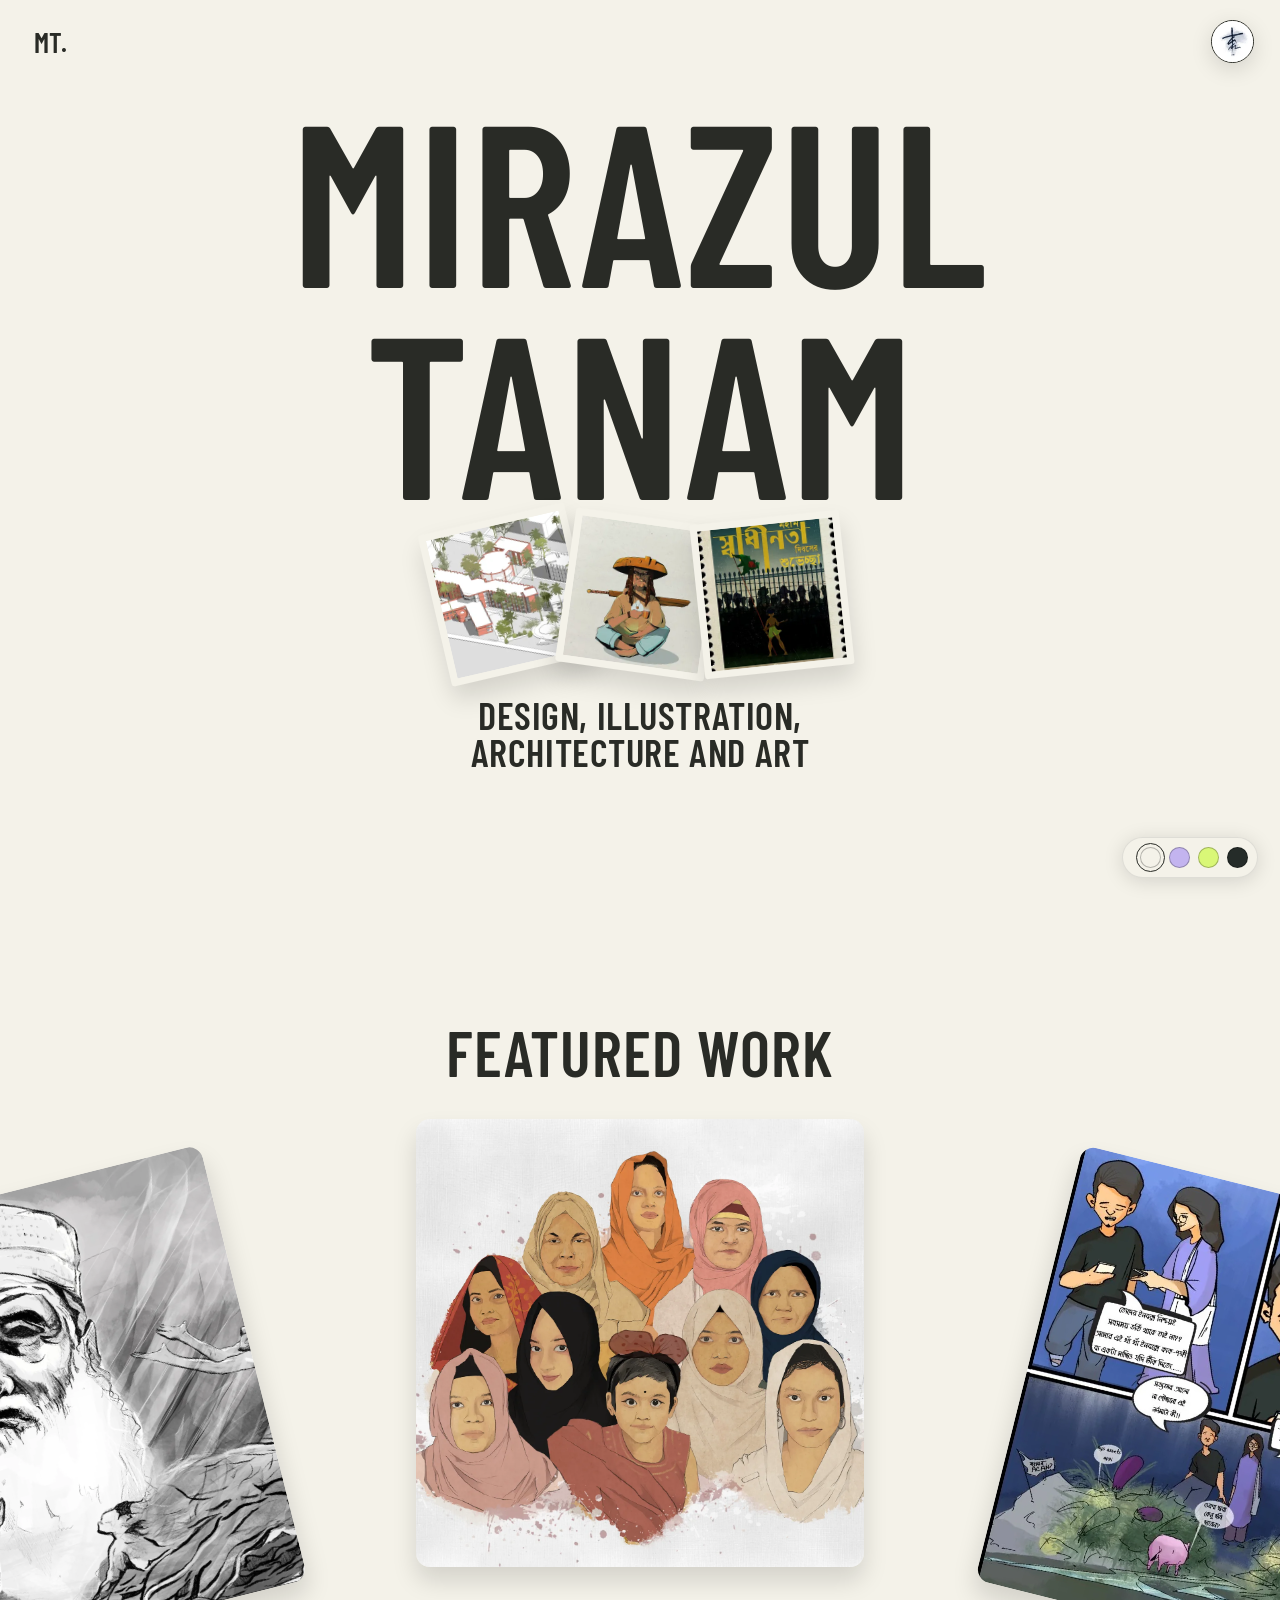
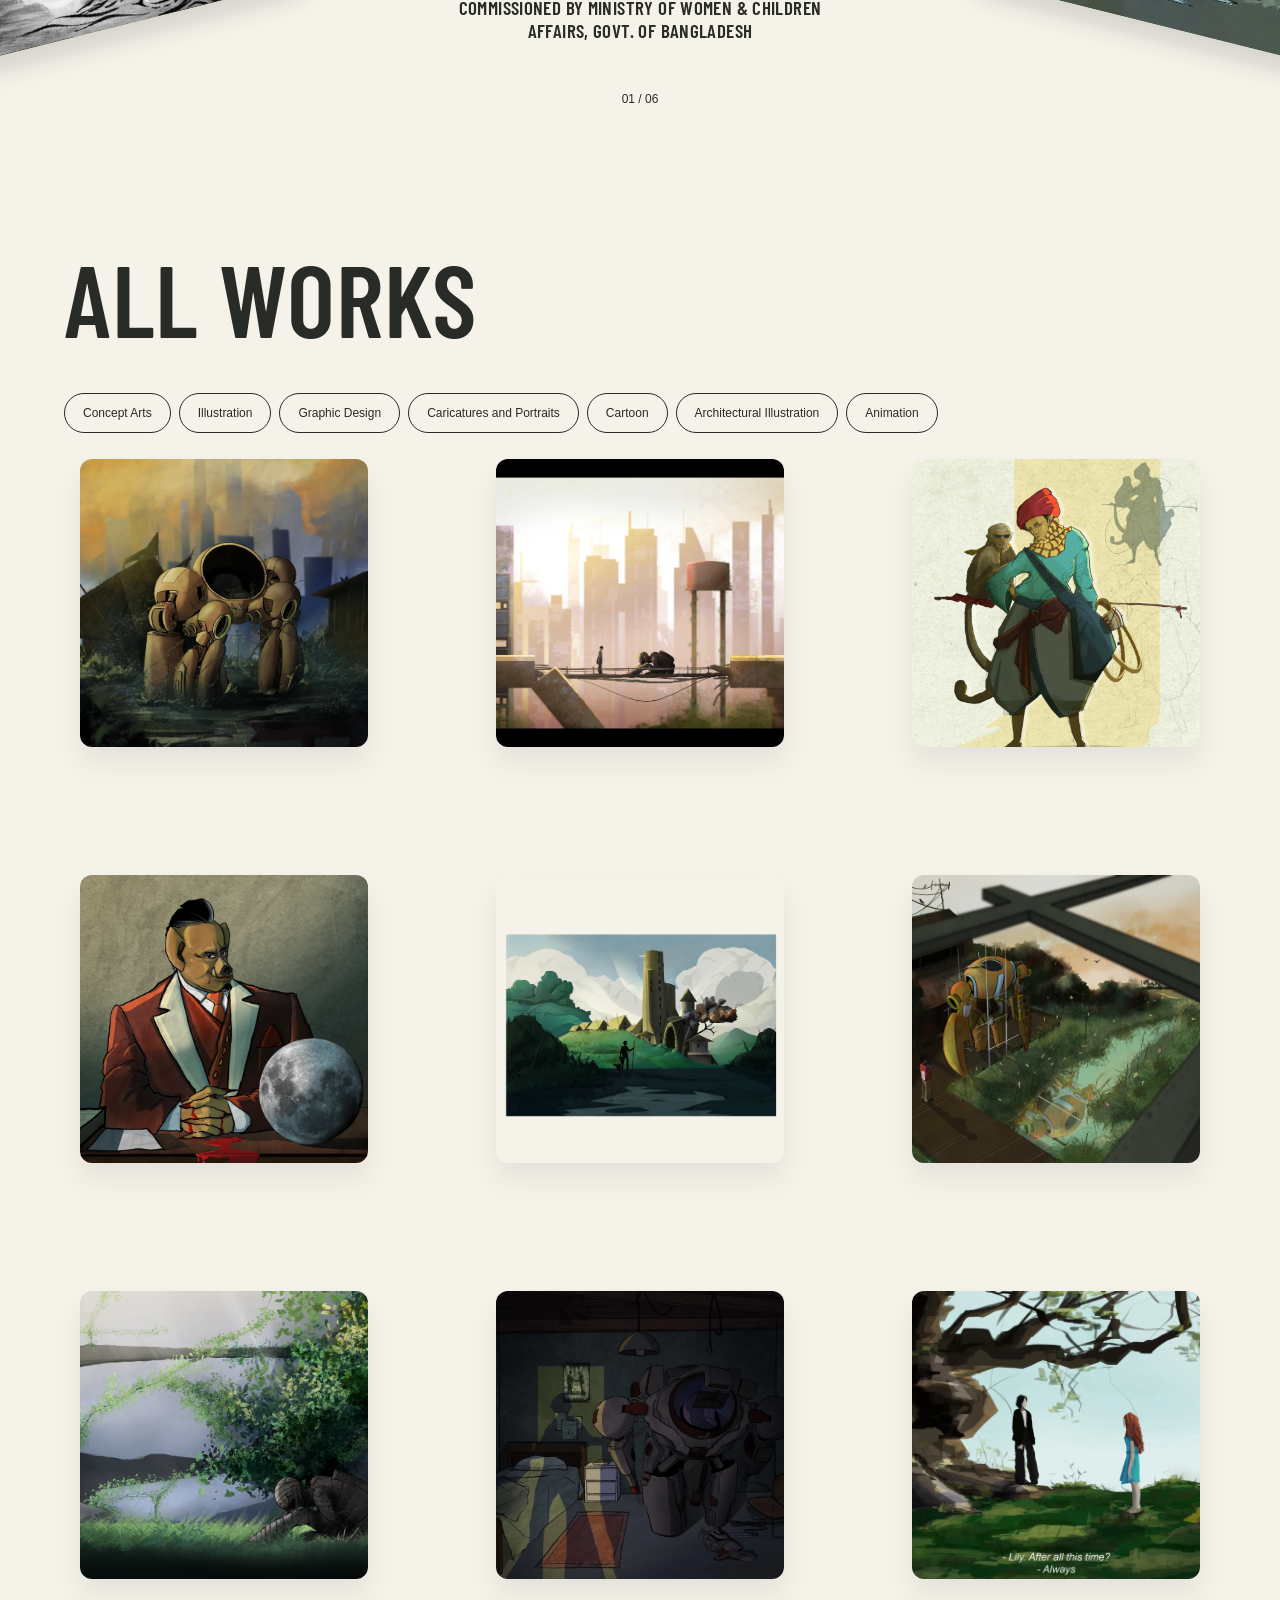
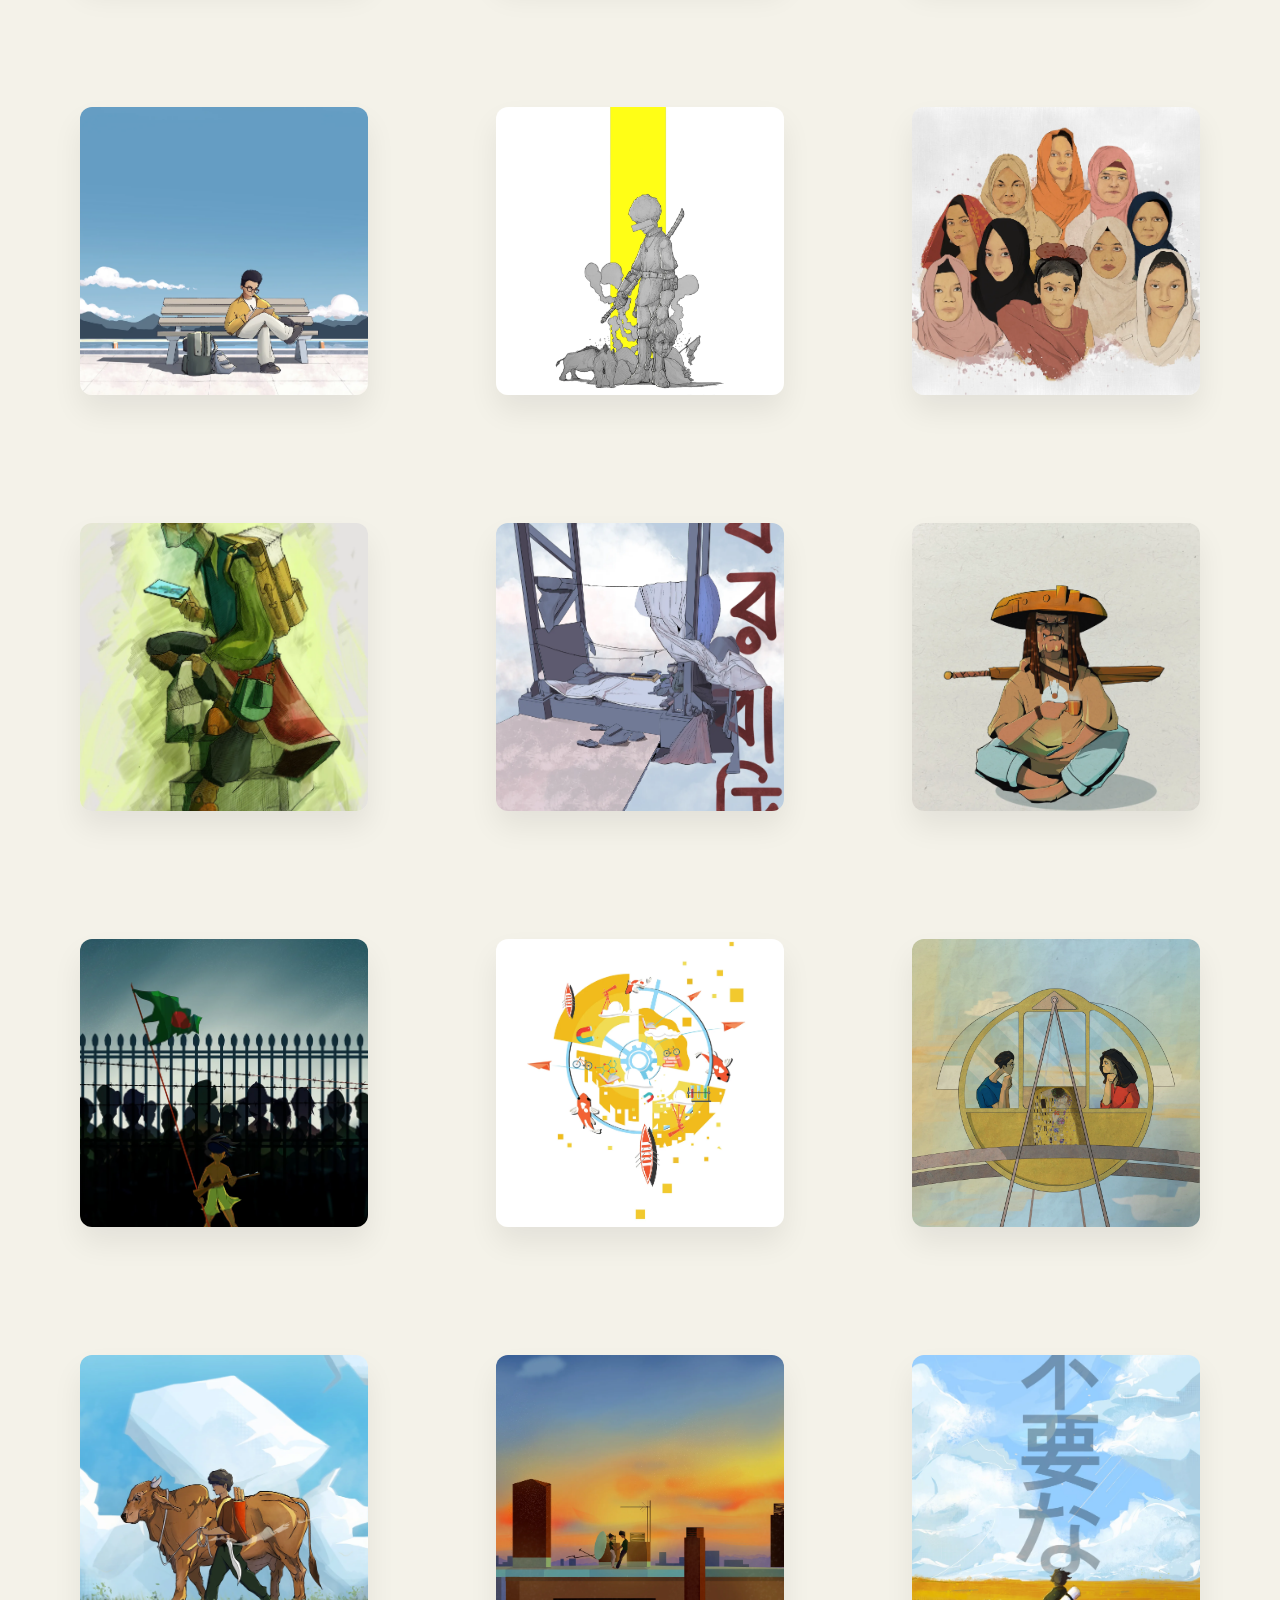
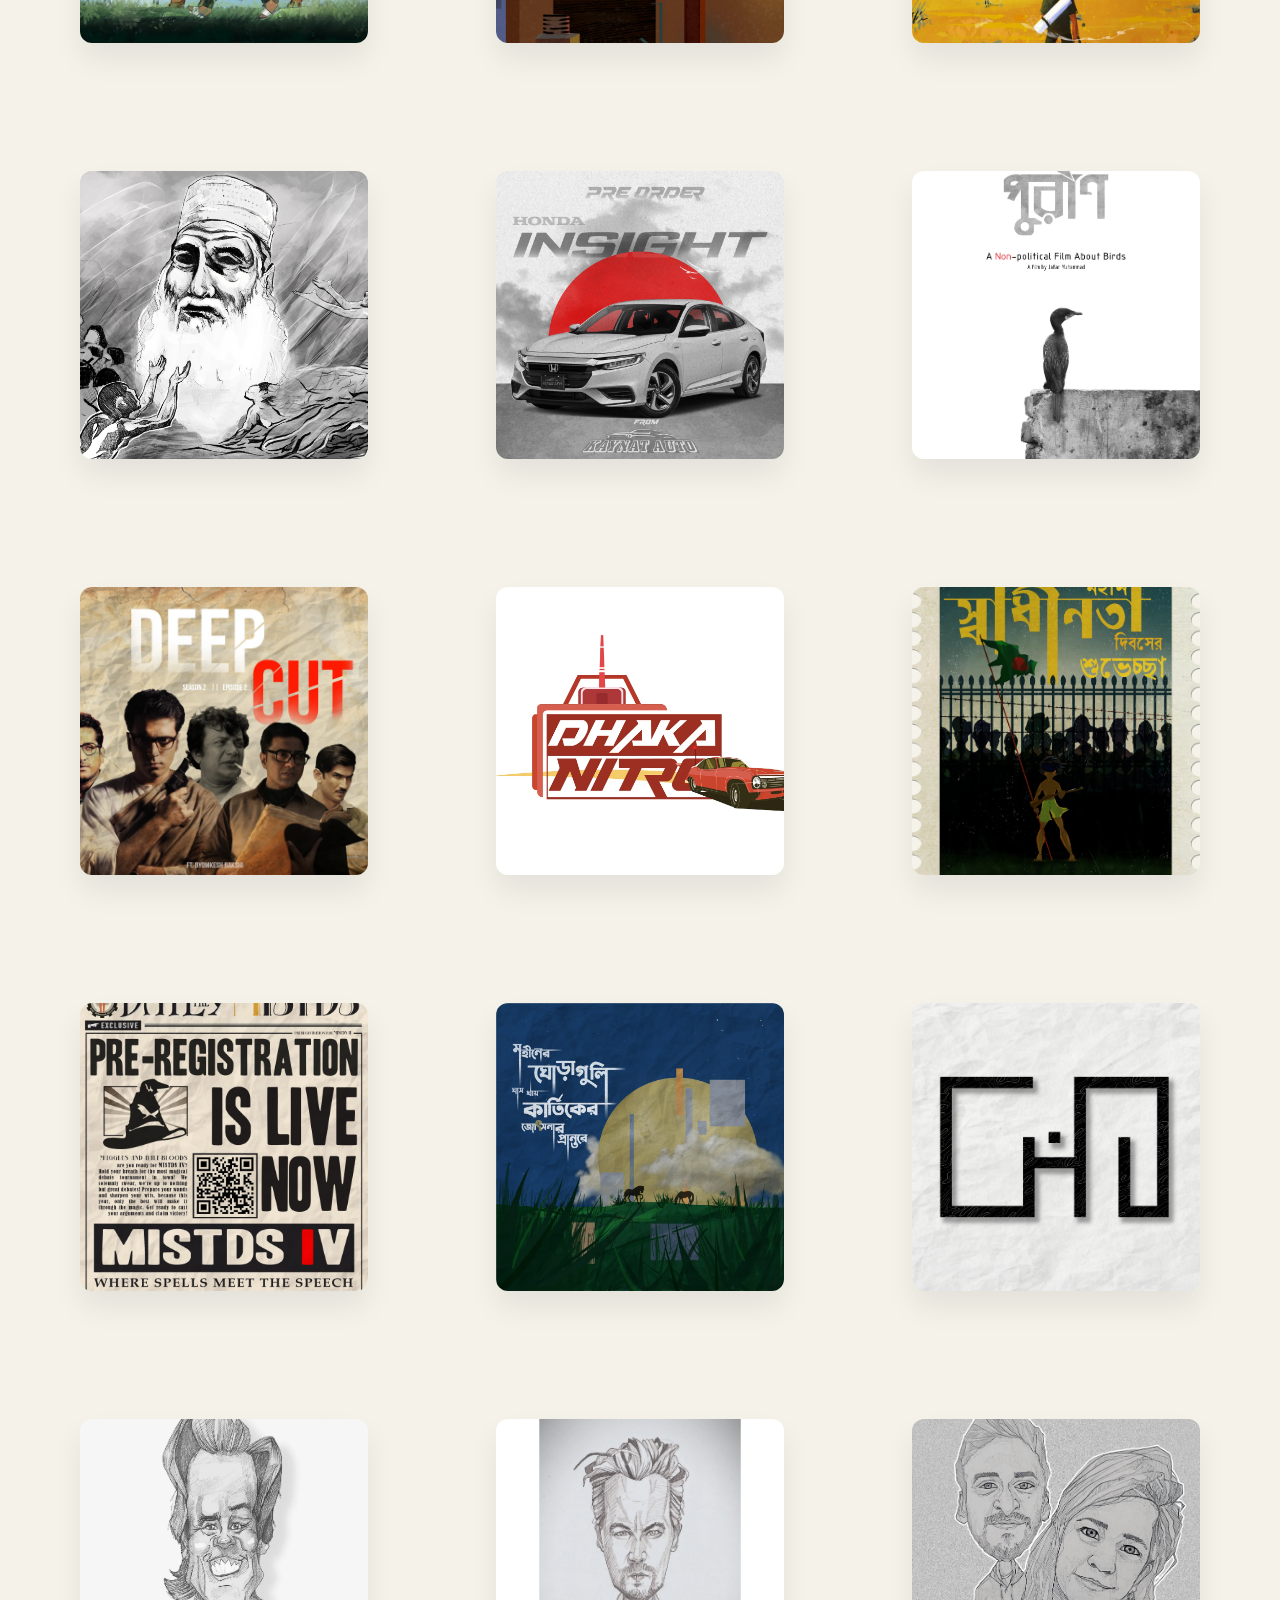
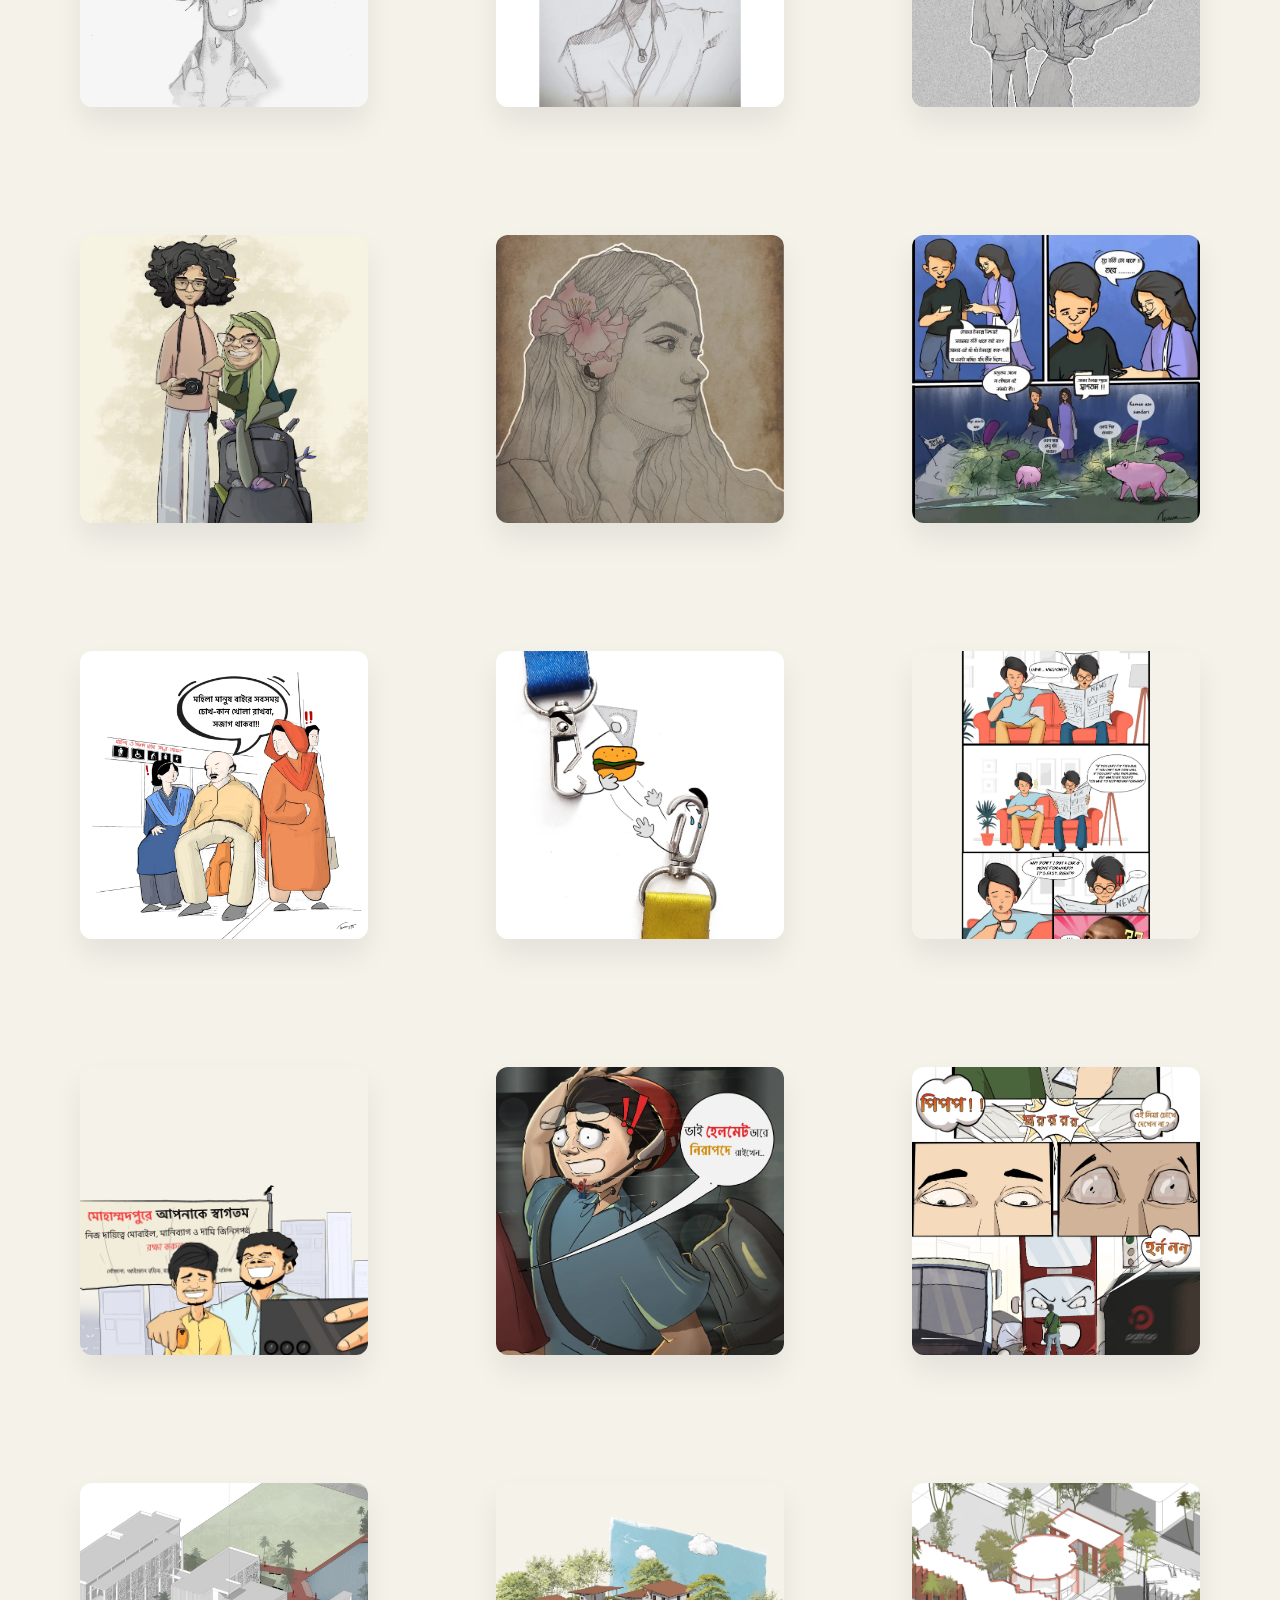
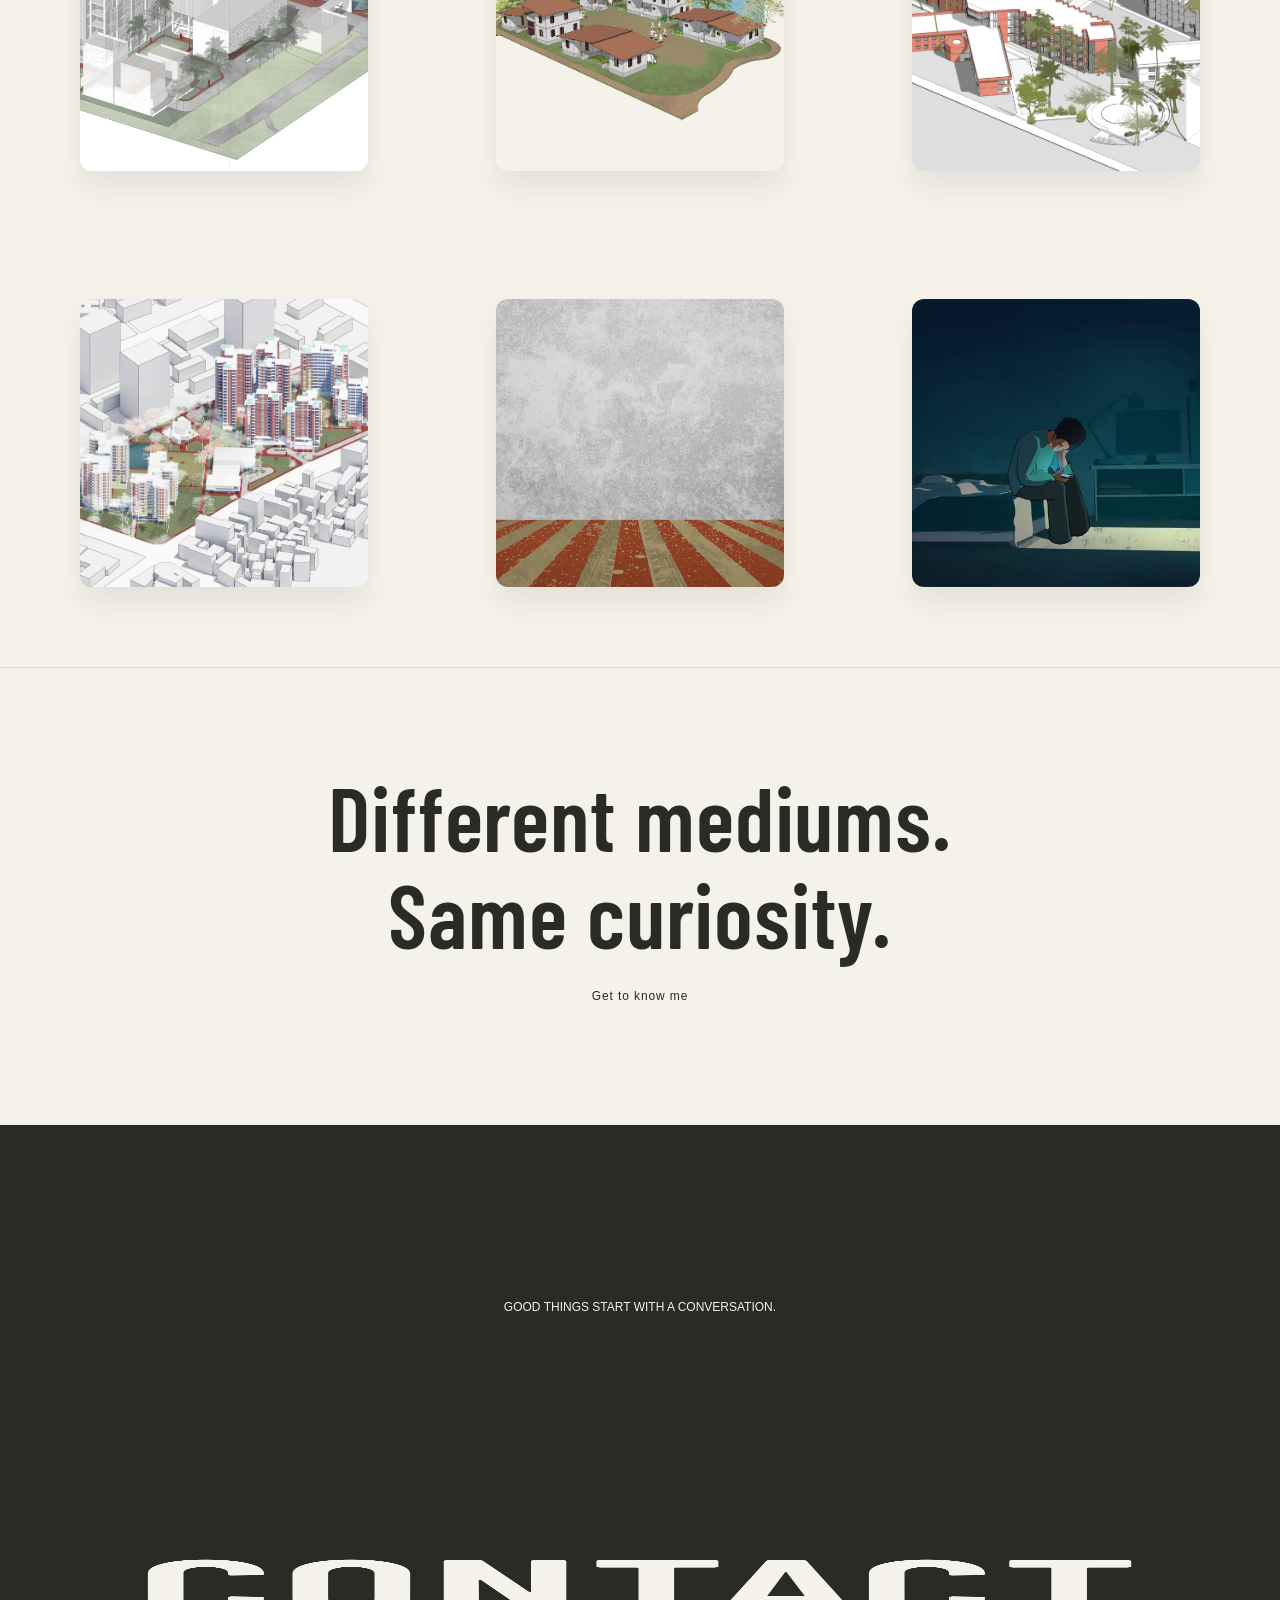
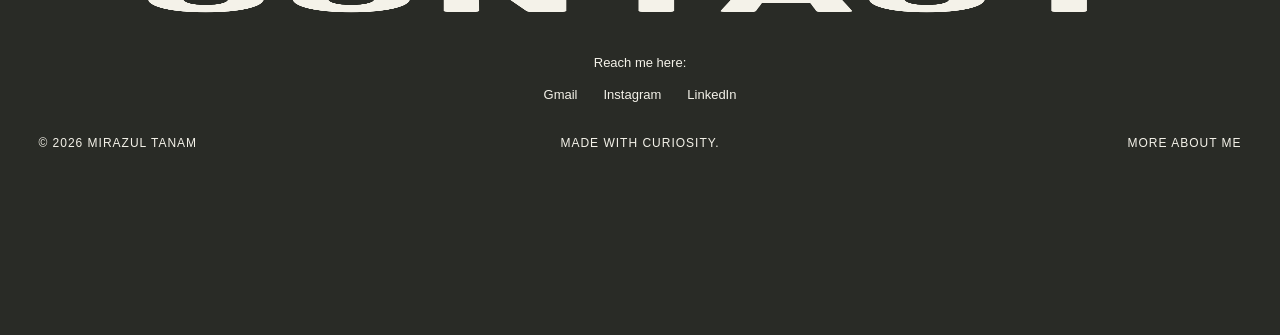
<file: index.html>
<!doctype html>
<html lang="en">
  <head>
    <meta charset="UTF-8" />
    <meta name="viewport" content="width=device-width,initial-scale=1" />
    <meta name="theme-color" content="#f4f2e9" />
    <meta
      name="description"
      content="Mirazul Tanam — architecture student, visual designer, and creative producer based in Bangladesh."
    />
    <title>Mirazul Tanam — Selected Work</title>
    <link rel="icon" href="favicon.ico" sizes="48x48" />
    <link rel="icon" type="image/svg+xml" href="assets/favicon.svg" />
    <link
      rel="preload"
      href="assets/headline-semibold.woff2"
      as="font"
      type="font/woff2"
      crossorigin
    />
    <link rel="stylesheet" href="styles.css" />
  </head>
  <body>
    <script>
      // Set the theme before first paint; shared.js validates and syncs buttons.
      try {
        document.body.dataset.theme =
          localStorage.getItem("portfolio-theme") || "default";
      } catch {}
    </script>
    <header>
      <a class="brand" href="#" aria-label="Home"></a
      ><a
        href="about.html"
        class="round about-button"
        aria-label="About me"
        title="About me"
        ><img
          src="assets/profile.webp"
          alt=""
          width="41"
          height="41"
          decoding="async"
      ></a>
    </header>
    <main>
      <section class="hero">
        <h1></h1>
        <div class="stickers"></div>
        <p class="intro"></p>
      </section>
      <section
        class="featured"
        aria-label="Featured work carousel"
        aria-roledescription="carousel"
      >
        <h2>Featured work</h2>
        <div class="carousel-stage" id="carousel-stage"></div>
        <span id="carousel-status" aria-live="polite" aria-atomic="true"></span>
      </section>
      <section id="work" class="work">
        <div class="section-head">
          <h2>All Works</h2>
        </div>
        <div class="filters" aria-label="Filter projects"></div>
        <div class="grid" id="projects"></div>
      </section>
      <section class="about-teaser">
        <a href="about.html"
          >Different mediums.<br />Same curiosity.
<small>Get to know me</small></a
        >
      </section>
    </main>
    <footer id="contact">
      <span class="small"></span>
      <div class="contact-title-wrap"><h2></h2></div>
      <p></p>
      <nav class="contact-links" aria-label="Contact links"></nav>
      <div class="bottom">
        <span class="copyright"></span>
        <span class="note"></span>
        <a href="about.html">More about me</a>
      </div>
    </footer>
    <div class="palette" aria-label="Choose a color theme">
      <span aria-hidden="true">Feeling colorful?</span>
    </div>
    <dialog id="project-modal" aria-labelledby="modal-title">
      <button class="modal-close" aria-label="Close gallery" autofocus>
        ×
      </button>
      <div class="project-page">
        <div class="project-heading">
          <span class="tag" id="modal-category"></span>
          <h2 id="modal-title"></h2>
        </div>
        <div class="modal-gallery" id="modal-gallery"></div>
        <div class="gallery-end">
          <button class="modal-back">← Back to All Works</button>
        </div>
      </div>
    </dialog>
    <script src="data/site.js"></script>
    <script src="data/projects.js"></script>
    <script src="js/content.js"></script>
    <script src="js/shared.js"></script>
    <script src="js/app.js"></script>
    <script src="js/contact-motion.js"></script>
  </body>
</html>
</file>
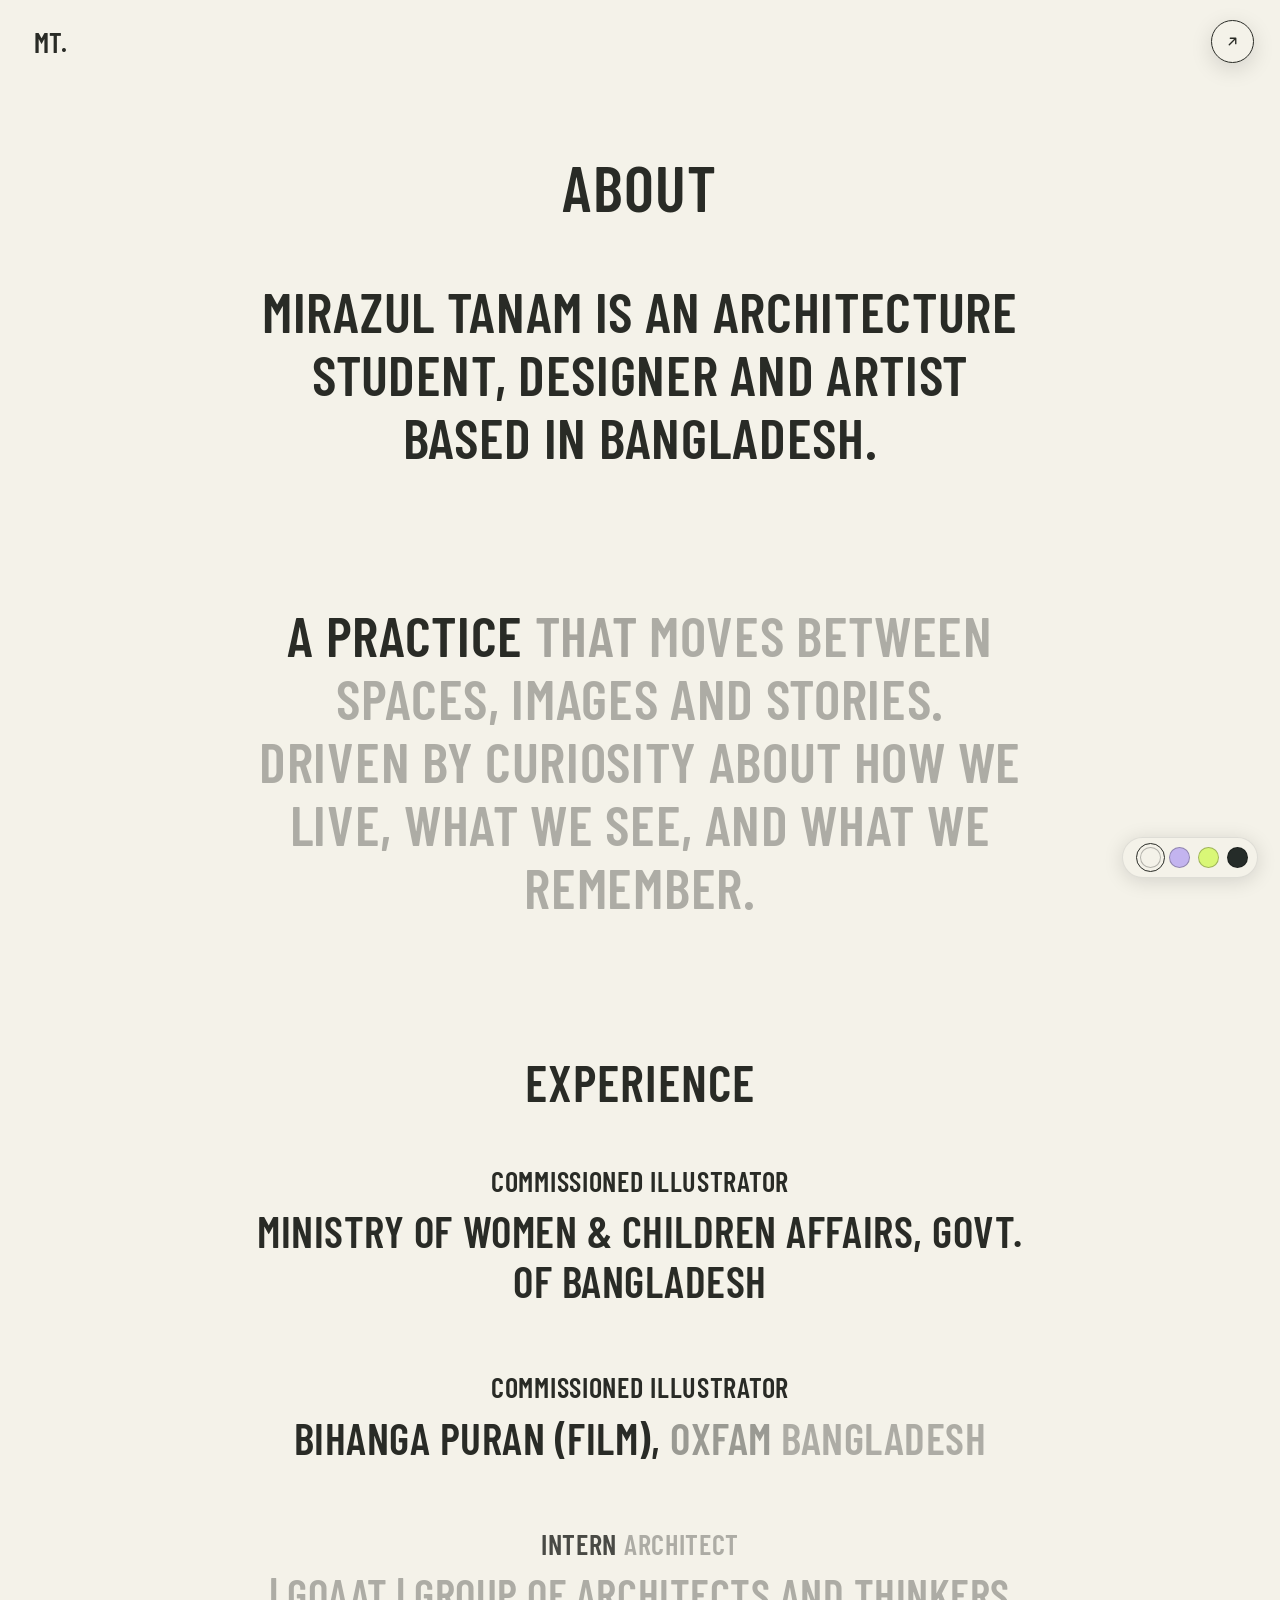
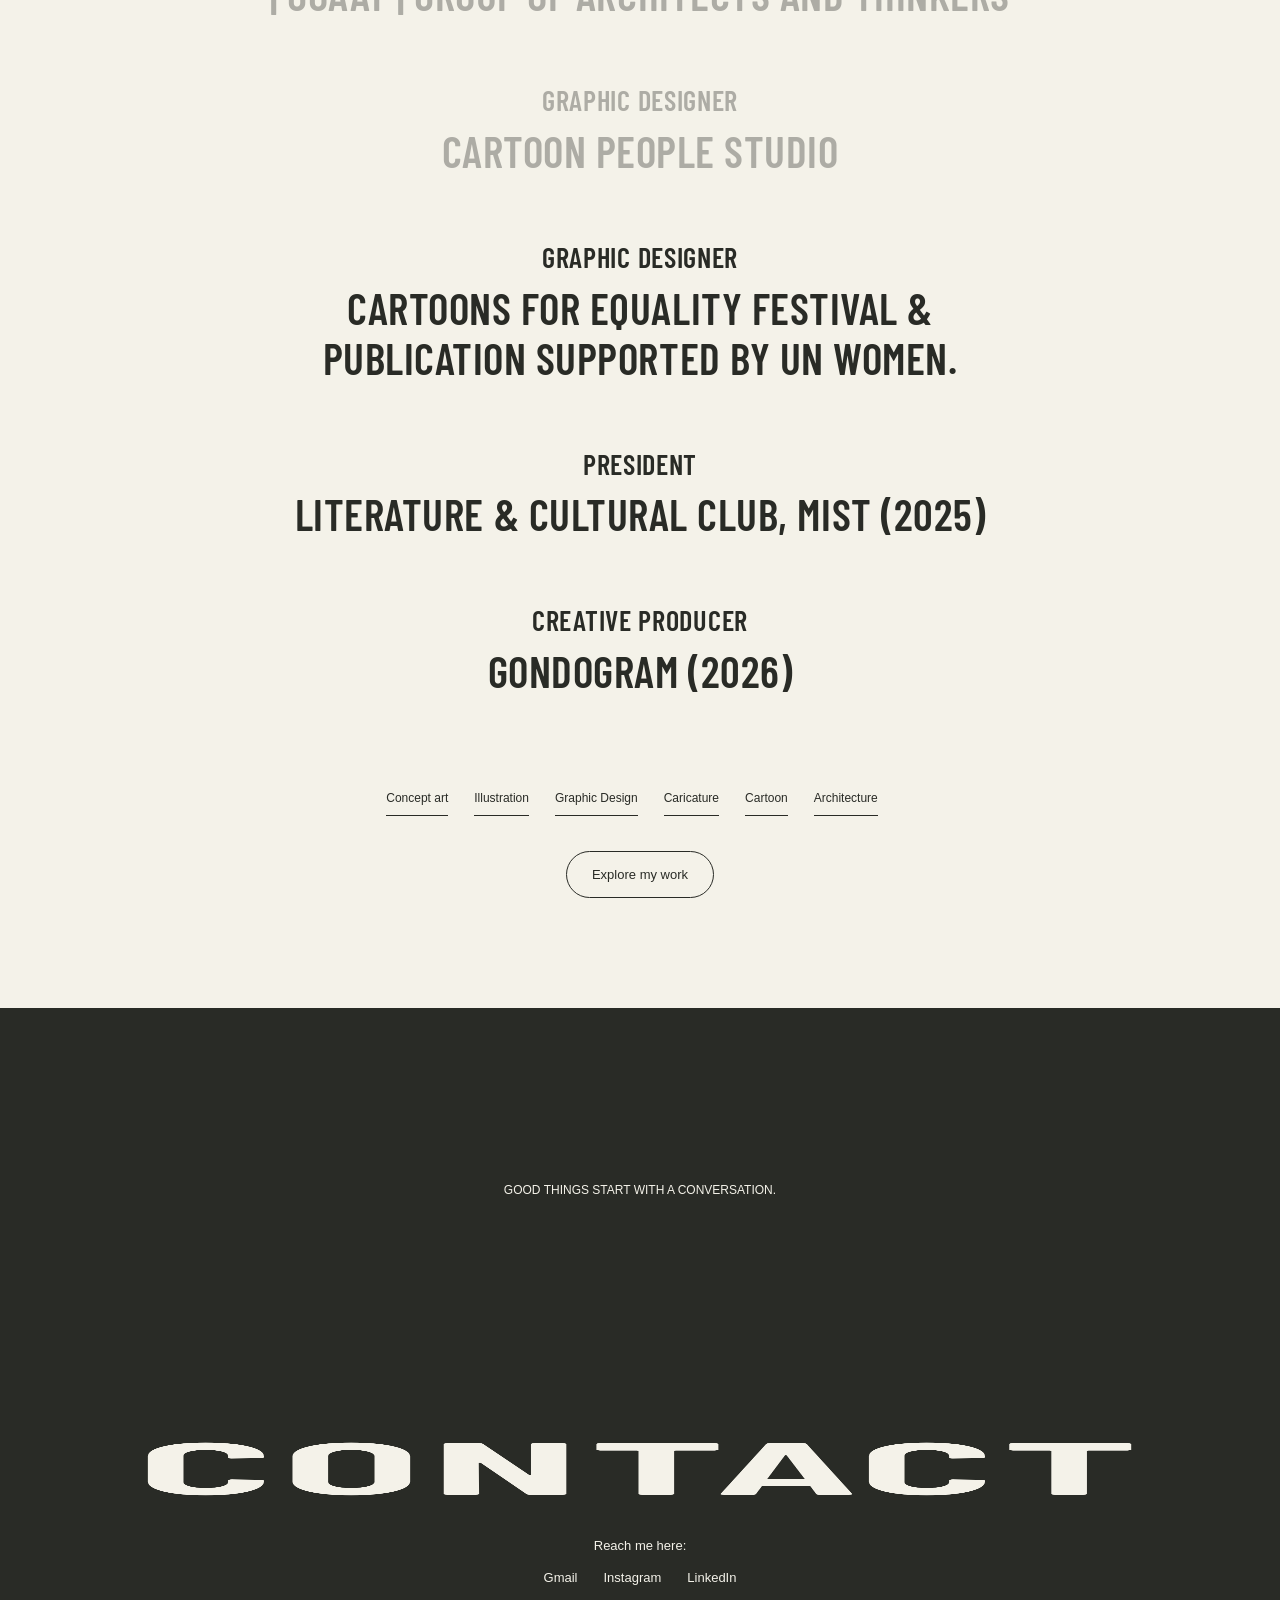
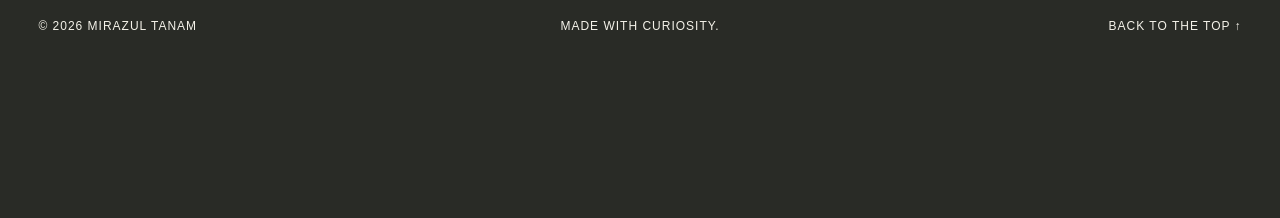
<file: about.html>
<!doctype html>
<html lang="en">
  <head>
    <meta charset="UTF-8" />
    <meta name="viewport" content="width=device-width,initial-scale=1" />
    <meta
      name="description"
      content="About Mirazul Tanam, architecture student, Designer and Artist based in Bangladesh."
    />
    <title>About — Mirazul Tanam</title>
    <link rel="icon" href="favicon.ico" sizes="48x48" />
    <link rel="icon" type="image/svg+xml" href="assets/favicon.svg" />
    <link
      rel="preload"
      href="assets/headline-semibold.woff2"
      as="font"
      type="font/woff2"
      crossorigin
    />
    <link rel="stylesheet" href="styles.css" />
  </head>
  <body>
    <script>
      // Set the theme before first paint; shared.js validates and syncs buttons.
      try {
        document.body.dataset.theme =
          localStorage.getItem("portfolio-theme") || "default";
      } catch {}
    </script>
    <header>
      <a class="brand" href="#" aria-label="Home"></a
      ><a
        href="index.html"
        class="round about-button"
        aria-label="Return to home"
        title="Return to home"
        ><span class="ext" aria-hidden="true"></span
      ></a>
    </header>
    <main class="about-page">
      <h1>ABOUT</h1>
      <section class="experience" aria-labelledby="experience-title">
        <h2 id="experience-title">EXPERIENCE</h2>
        <ul></ul>
      </section>
      <div class="disciplines"></div>
      <a class="back-work" href="index.html#work">Explore my work</a>
    </main>
    <footer id="contact">
      <span class="small"></span>
      <div class="contact-title-wrap"><h2></h2></div>
      <p></p>
      <nav class="contact-links" aria-label="Contact links"></nav>
      <div class="bottom">
        <span class="copyright"></span>
        <span class="note"></span>
        <a href="#">Back to the top ↑</a>
      </div>
    </footer>
    <div class="palette" aria-label="Choose a color theme">
      <span aria-hidden="true">Feeling colorful?</span>
    </div>
    <script src="data/site.js"></script>
    <script src="data/about.js"></script>
    <script src="js/content.js"></script>
    <script src="js/shared.js"></script>
    <script src="js/reading-motion.js"></script>
    <script src="js/contact-motion.js"></script>
  </body>
</html>
</file>
<file: styles.css>
@font-face {
  font-family: Headline;
  src: url("assets/headline-semibold.woff2") format("woff2");
  font-weight: 600;
  font-style: normal;
  font-display: swap;
}
* {
  box-sizing: border-box;
}
html {
  scroll-behavior: smooth;
  scroll-padding-top: 5.625rem;
}
body {
  --paper: #f4f2e9;
  --ink: #292b26;
  --accent: #d9f777;
  margin: 0;
  background: var(--paper);
  color: var(--ink);
  font-family: Arial, sans-serif;
  transition:
    background 0.35s,
    color 0.35s;
}
body[data-theme="purple"] {
  --paper: #c3b4ef;
  --ink: #342955;
  --accent: #f5aa69;
}
body[data-theme="green"] {
  --paper: #d9f777;
  --ink: #244738;
  --accent: #f5b9cd;
}
body[data-theme="dark"] {
  --paper: #252c29;
  --ink: #f4f2e9;
  --accent: #c9abf1;
}
a {
  color: inherit;
  text-decoration: none;
}
button {
  font: inherit;
  color: inherit;
  cursor: pointer;
}
button,
a {
  -webkit-tap-highlight-color: transparent;
}
button:focus-visible,
a:focus-visible {
  outline: 3px solid #f47846;
  outline-offset: 5px;
}
header {
  position: absolute;
  z-index: 3;
  top: 0;
  left: 0;
  right: 0;
  display: flex;
  align-items: center;
  justify-content: space-between;
  padding: 1.5625rem 2.125rem;
  font-size: 0.75rem;
  font-weight: bold;
  letter-spacing: 1px;
}
.brand {
  font-family: Headline;
  font-size: 1.75rem;
  letter-spacing: 0;
}
.round {
  border: 1px solid currentColor;
  border-radius: 50%;
  width: 43px;
  height: 43px;
  background: transparent;
  display: grid;
  place-items: center;
  font-size: 1.3125rem;
}
.hero {
  min-height: 940px;
  height: 100svh;
  max-height: 1150px;
  position: relative;
  display: flex;
  flex-direction: column;
  align-items: center;
  justify-content: center;
  padding: 0 1.25rem 4.0625rem;
  text-align: center;
  overflow: hidden;
}
.hero h1 {
  font:
    600 clamp(6.25rem, 18vw, 16.875rem)/0.92 Headline,
    sans-serif;
  letter-spacing: 0.005em;
  margin: 0;
  position: relative;
  z-index: 1;
}
.hero h1 span {
  display: block;
}
.stickers {
  height: 140px;
  display: flex;
  justify-content: center;
  margin: 0.1875rem 0 1.75rem;
  z-index: 2;
}
.sticker {
  width: 150px;
  height: 155px;
  padding: 0;
  border: 7px solid var(--paper);
  box-shadow: 0 14px 25px #0002;
  transform: rotate(var(--r));
  transition:
    transform 0.4s,
    background 0.35s,
    border-color 0.35s;
  border-radius: 3px;
  background: var(--paper);
  margin: 0 -0.5625rem;
  overflow: hidden;
}
.sticker img {
  width: 100%;
  height: 100%;
  object-fit: cover;
}

.intro {
  font: 600 clamp(1.5rem, 3vw, 2.6875rem)/0.95 Headline;
  text-transform: uppercase;
  letter-spacing: 0.015em;
  max-width: 510px;
  margin: 0.75rem 0 0.875rem;
}
.work {
  padding: 6.875rem 5vw 5rem;
}
.section-head {
  display: flex;
  align-items: flex-end;
  justify-content: space-between;
  margin-bottom: 2.8125rem;
}
.section-head h2 {
  font: 600 clamp(3.75rem, 8vw, 7.5rem)/1 Headline;
  letter-spacing: 0.01em;
  text-transform: uppercase;
  margin: 0;
}
.section-head p {
  font-size: 0.8125rem;
  max-width: 220px;
  line-height: 1.5;
}
.filters {
  display: flex;
  gap: 0.5rem;
  flex-wrap: wrap;
  margin-bottom: 1.625rem;
}
.filters button {
  display: inline-flex;
  align-items: center;
  min-height: 40px;
  border: 1px solid currentColor;
  background: transparent;
  padding: 0.625rem 1.125rem;
  border-radius: 30px;
  font-size: 0.75rem;
  transition:
    background 0.35s,
    color 0.35s,
    transform 0.16s cubic-bezier(0.22, 1, 0.36, 1);
}
.filters button[aria-pressed="true"] {
  background: var(--ink);
  color: var(--paper);
}
.grid {
  display: grid;
  grid-template-columns: 1fr 1fr;
  gap: 3.4375rem 1.5625rem;
}
.project {
  text-align: left;
  border: 0;
  background: transparent;
  padding: 0;
  min-width: 0;
}
.project[hidden] {
  display: none;
}
.cover {
  position: relative;
  overflow: hidden;
  border-radius: 4px;
  aspect-ratio: 1.25;
}
.cover img {
  width: 100%;
  height: 100%;
  object-fit: cover;
  transition: transform 0.6s;
}

.disciplines {
  display: flex;
  flex-wrap: wrap;
  gap: 0.625rem;
}
.disciplines span {
  font-size: 0.75rem;
  border-bottom: 1px solid;
  padding: 0.625rem 0;
  margin-right: 1rem;
}
footer {
  background: var(--ink);
  color: var(--paper);
  padding: 4.375rem 3vw 5rem;
  text-align: center;
  transition:
    background 0.35s,
    color 0.35s;
  min-height: 90svh;
  display: flex;
  flex-direction: column;
  justify-content: center;
  position: relative;
  overflow: hidden;
}
footer .small {
  font-size: 0.75rem;
}
footer h2 {
  font: 600 clamp(4.6875rem, 18vw, 17.5rem)/1 Headline;
  letter-spacing: 0.01em;
  margin: 1.875rem 0;
}
footer p {
  font-size: 0.8125rem;
  line-height: 1.6;
}
footer .bottom {
  display: grid;
  grid-template-columns: 1fr auto 1fr;
  margin-top: 2.75rem;
  font-size: 0.75rem;
  text-transform: uppercase;
  letter-spacing: 1px;
}
footer .bottom > :first-child {
  text-align: left;
}
footer .bottom > :last-child {
  text-align: right;
}
.contact-links {
  display: flex;
  justify-content: center;
  flex-wrap: wrap;
  gap: 0.5rem 1.625rem;
  font-size: 0.8125rem;
}
.contact-links a {
  position: relative;
}
.contact-links a::before {
  content: "";
  position: absolute;
  inset: -14px;
}
.contact-links a:hover {
  text-decoration: underline;
}
.palette {
  position: fixed;
  right: 22px;
  bottom: 22px;
  z-index: 4;
  display: flex;
  align-items: center;
  gap: 0.5rem;
  padding: 0.5625rem;
  border-radius: 35px;
  background: var(--paper);
  transition: background 0.35s;
  box-shadow: 0 3px 20px #0002;
  border: 1px solid #8883;
}
.palette button {
  position: relative;
  width: 21px;
  height: 21px;
  border-radius: 50%;
  border: 1px solid #0004;
  padding: 0;
  background: var(--swatch);
}
.palette button::before {
  content: "";
  position: absolute;
  inset: -11.5px;
  border-radius: 50%;
}
.palette button[aria-pressed="true"] {
  outline: 1px solid var(--ink);
  outline-offset: 3px;
}
.palette span {
  max-width: 0;
  opacity: 0;
  overflow: hidden;
  white-space: nowrap;
  font-size: 0.75rem;
  transition:
    max-width 0.2s cubic-bezier(0.22, 1, 0.36, 1),
    opacity 0.15s cubic-bezier(0.22, 1, 0.36, 1);
}
.palette:hover span,
.palette:focus-within span {
  max-width: 10em;
  opacity: 1;
}
.modal-close {
  position: absolute;
  right: 15px;
  top: 15px;
  border: 0;
  border-radius: 50%;
  width: 44px;
  height: 44px;
  font-size: 1.5625rem;
  background: var(--paper);
}
.tag {
  font-size: 0.75rem;
  text-transform: uppercase;
  letter-spacing: 1px;
}
.modal-open {
  overflow: hidden;
}
@media (min-width: 1500px) {
  .work {
    max-width: 1600px;
    margin: auto;
  }
}
@media (max-width: 650px) {
  header {
    padding: 1.25rem;
  }
  .stickers {
    height: 110px;
    margin: -0.3125rem 0 1.6875rem;
  }
  .sticker {
    width: 100px;
    height: 110px;
    border-width: 5px;
  }
  .intro {
    font-size: 1.9375rem;
    max-width: 310px;
  }
  .filters button {
    min-height: 44px;
  }
  .section-head {
    display: block;
  }
  .section-head p {
    margin-top: 1.25rem;
  }
  footer .bottom {
    gap: 1.25rem;
    text-align: left;
  }
}
@media (hover: hover) and (pointer: fine) {
  .sticker:hover {
    transform: translateY(-25px) rotate(0) scale(1.1);
    z-index: 2;
  }
  .sticker:hover img {
    transform: scale(1.09);
  }
  .project:hover img {
    transform: scale(1.045);
  }
  header .about-button:hover {
    transform: rotate(-10deg) scale(1.08);
  }
  #project-modal .modal-close:hover {
    transform: rotate(90deg);
  }
}

.sticker {
  animation: arrive-wiggle 1.2s cubic-bezier(0.2, 0.8, 0.2, 1) backwards;
  animation-delay: 0.15s;
}
.sticker:nth-child(2) {
  animation-delay: 0.28s;
}
.sticker:nth-child(3) {
  animation-delay: 0.41s;
}
.sticker img {
  transition: transform 0.5s;
}
.hero h1,
.intro {
  animation: rise-stretch 0.8s cubic-bezier(0.2, 0.8, 0.2, 1) backwards;
  transform-origin: 50% 100%;
}
.intro {
  animation-delay: 0.4s;
}

@keyframes rise-stretch {
  0% {
    opacity: 0;
    transform: scale(1, 0.05);
  }
  55% {
    opacity: 1;
    transform: scale(1, 1.14);
  }
  78% {
    transform: scale(1, 0.98);
  }
  100% {
    transform: scale(1, 1);
  }
}

@keyframes arrive-wiggle {
  0% {
    opacity: 0;
    transform: translateY(65px) rotate(calc(var(--r) - 25deg)) scale(0.75);
  }
  40% {
    opacity: 1;
    transform: translateY(-18px) rotate(calc(var(--r) + 12deg)) scale(1.05);
  }
  65% {
    transform: translateY(5px) rotate(calc(var(--r) - 8deg));
  }
  82% {
    transform: translateY(-3px) rotate(calc(var(--r) + 4deg));
  }
  100% {
    transform: translateY(0) rotate(var(--r));
  }
}
.featured {
  padding: 5rem 0 4.6875rem;
  overflow: hidden;
  text-align: center;
}
.featured h2 {
  font: 600 clamp(2.875rem, 5vw, 4.625rem)/1 Headline;
  text-transform: uppercase;
  letter-spacing: 0.015em;
  margin: 0 0 0.625rem;
}
.featured > p {
  font-size: 0.875rem;
  margin: 0 1.25rem 2.1875rem;
}
.carousel-stage {
  position: relative;
  height: clamp(300px, 43vw, 600px);
  touch-action: pan-y;
  max-width: 1800px;
  margin: auto;
}
.slide {
  position: absolute;
  left: 50%;
  top: 25px;
  width: clamp(240px, 35vw, 480px);
  padding: 0;
  border: 0;
  background: transparent;
  transition:
    transform 0.65s cubic-bezier(0.2, 0.75, 0.2, 1),
    opacity 0.5s;
  opacity: 0;
  pointer-events: none;
  transform: translateX(-50%) scale(0.8);
}
.slide img {
  display: block;
  width: 100%;
  aspect-ratio: 1;
  object-fit: cover;
  border-radius: 14px;
  box-shadow: 0 14px 25px #0002;
}
.slide .slide-label {
  display: inline-block;
  color: var(--ink);
  transition: color 0.35s;
  font: 600 1.1875rem/1.2 Headline;
  letter-spacing: 0.02em;
  text-transform: uppercase;
  padding: 0.75rem 1.375rem;
  border-radius: 30px;
  margin-top: 1.125rem;
}
.slide.active {
  opacity: 1;
  transform: translateX(-50%) scale(var(--press, 1));
  z-index: 2;
  pointer-events: auto;
}
.slide.previous {
  opacity: 1;
  transform: translateX(-183%) translateY(72px) rotate(-14deg)
    scale(var(--press, 1));
  z-index: 1;
  pointer-events: auto;
}
.slide.next {
  opacity: 1;
  transform: translateX(83%) translateY(72px) rotate(14deg)
    scale(var(--press, 1));
  z-index: 1;
  pointer-events: auto;
}
.slide:not(.active) .slide-label {
  opacity: 0;
}
#carousel-status {
  display: block;
  font-size: 0.75rem;
  margin-top: 1.5625rem;
}
.work {
  padding-top: 4.0625rem;
}
@media (max-width: 650px) {
  .hero {
    min-height: 800px;
    max-height: 900px;
  }
  .hero h1 {
    font-size: 25vw;
  }
  .work {
    padding: 4.0625rem 1.25rem 4.375rem;
  }
  .featured {
    padding-top: 2.8125rem;
  }
  .carousel-stage {
    height: 370px;
  }
  .slide {
    width: 67vw;
    max-width: 300px;
  }
  .slide.previous {
    transform: translateX(-158%) translateY(44px) rotate(-12deg)
      scale(var(--press, 1));
  }
  .slide.next {
    transform: translateX(58%) translateY(44px) rotate(12deg)
      scale(var(--press, 1));
  }
  #carousel-status {
    margin-top: 0;
  }
  .stickers {
    margin-top: 0.625rem;
  }
}

header .brand {
  position: fixed;
  left: 34px;
  top: 25px;
  z-index: 8;
}
header .about-button {
  position: fixed;
  right: 26px;
  top: 20px;
  background: var(--paper);
  box-shadow: 0 6px 22px #0002;
  z-index: 8;
  transition:
    transform 0.3s,
    background 0.35s;
}
header .about-button img {
  width: 100%;
  height: 100%;
  border-radius: 50%;
  object-fit: cover;
  display: block;
}

.about-teaser {
  padding: 6.25rem 1.5625rem 7.5rem;
  text-align: center;
  border-top: 1px solid #8883;
}
.about-teaser > a {
  display: block;
  font: 600 clamp(2.625rem, 7vw, 6.25rem)/1.08 Headline;
  letter-spacing: 0.01em;
}
.about-teaser small {
  display: block;
  font: 0.75rem/1.5 Arial;
  margin-top: 1.5625rem;
}

footer .contact-title-wrap {
  transform-origin: center bottom;
  will-change: transform;
  margin: 1.5625rem 0;
}
footer h2 {
  font-size: clamp(5.25rem, 24vw, 23.75rem);
  line-height: 0.9;
  letter-spacing: 0.015em;
  margin: 0;
  transform-origin: center bottom;
}
footer .bottom {
  width: 100%;
  margin-top: 2.125rem;
}
footer.contact-pop h2 {
  animation: contact-spring 1s both cubic-bezier(0.22, 0.7, 0.25, 1);
}
@keyframes contact-spring {
  0% {
    transform: scaleY(0.55) scaleX(1.035);
  }
  45% {
    transform: scaleY(1.09) scaleX(0.98);
  }
  68% {
    transform: scaleY(0.95) scaleX(1.01);
  }
  85% {
    transform: scaleY(1.025);
  }
  100% {
    transform: scale(1);
  }
}
.about-page {
  padding: 9.6875rem 1.5625rem 6.875rem;
  max-width: 900px;
  margin: auto;
  text-align: center;
}
.about-page h1 {
  font: 600 clamp(2.5rem, 5vw, 4.0625rem)/1 Headline;
  letter-spacing: 0.02em;
  margin: 0 0 3.75rem;
}
.about-statement {
  font: 600 clamp(2rem, 4.4vw, 4.0625rem)/1.12 Headline;
  letter-spacing: 0.012em;
  text-transform: uppercase;
  margin: 0 auto 3.75rem;
  max-width: 770px;
}
.about-statement.secondary {
  opacity: 0.62;
}
.about-page .disciplines {
  justify-content: center;
  margin: 2.1875rem 0;
}
.back-work {
  display: inline-block;
  padding: 0.9375rem 1.5625rem;
  border: 1px solid currentColor;
  border-radius: 35px;
  font-size: 0.8125rem;
}
.back-work:hover {
  background: var(--accent);
}
@media (max-width: 650px) {
  header .brand {
    left: 20px;
    top: 20px;
  }
  header .about-button {
    right: 18px;
    top: 14px;
  }
  footer {
    min-height: 75svh;
    padding-top: 3.75rem;
  }
  footer .bottom {
    margin-top: 1.1875rem;
    font-size: 0.5625rem;
  }
  .about-page {
    padding-top: 8.125rem;
  }
  .about-page h1 {
    margin-bottom: 2.8125rem;
  }
  .about-teaser {
    padding: 4.375rem 1.25rem 5.3125rem;
  }
}

/* Full-page project galleries: paired images and full-width artwork. */
#project-modal {
  position: fixed;
  inset: 0;
  width: 100%;
  max-width: none;
  height: 100%;
  height: 100dvh;
  max-height: none;
  margin: 0;
  border: 0;
  border-radius: 0;
  padding: 0;
  overflow-y: auto;
  overscroll-behavior: contain;
  background: var(--paper);
  color: var(--ink);
}
#project-modal::backdrop {
  background: var(--paper);
  backdrop-filter: none;
}
#project-modal[open] {
  animation: gallery-enter 0.3s ease-out;
}
@keyframes gallery-enter {
  from {
    opacity: 0;
    transform: translateY(20px);
  }
  to {
    opacity: 1;
    transform: translateY(0);
  }
}
#project-modal .modal-close {
  position: fixed;
  right: 25px;
  top: 22px;
  width: 48px;
  height: 48px;
  z-index: 10;
  background: var(--paper);
  color: var(--ink);
  border: 1px solid color-mix(in srgb, var(--ink), transparent 75%);
  box-shadow: 0 6px 22px #0001;
  transition: transform 0.25s;
}

.project-page {
  max-width: 1000px;
  margin: 0 auto;
  padding: 6.25rem 2.25rem 4.0625rem;
}
.project-heading {
  text-align: center;
  margin: 0 auto 4.0625rem;
  max-width: 520px;
}
.project-heading .tag {
  display: block;
  opacity: 0.7;
  margin-bottom: 0.875rem;
}
#project-modal h2 {
  font:
    600 clamp(2.875rem, 5vw, 4.75rem)/1.05 Headline,
    Arial,
    sans-serif;
  letter-spacing: 0.01em;
  text-transform: uppercase;
  margin: 0 0 1.125rem;
}
.modal-gallery {
  display: grid;
  grid-template-columns: repeat(2, minmax(0, 1fr));
  gap: 1.125rem;
  align-items: start;
}
.gallery-item {
  margin: 0;
  min-width: 0;
  overflow: hidden;
  border-radius: 14px;
}
.gallery-wide {
  grid-column: 1/-1;
}
#project-modal .gallery-item img,
#project-modal .gallery-item video {
  display: block;
  width: 100%;
  height: auto;
  max-height: none;
  object-fit: contain;
  border-radius: 14px;
}
.gallery-item figcaption {
  font-size: 0.75rem;
  line-height: 1.5;
  padding: 0.75rem 0 0.3125rem;
  opacity: 0.7;
}

.gallery-end {
  text-align: center;
  padding: 4.0625rem 0 0.9375rem;
}
.modal-back {
  border: 1px solid currentColor;
  background: transparent;
  border-radius: 30px;
  padding: 0.875rem 1.5rem;
  font-size: 0.8125rem;
}
.modal-back:hover {
  background: var(--accent);
}
#projects {
  grid-template-columns: repeat(3, minmax(0, 1fr));
  gap: 8rem;
  max-width: 1120px;
  margin: 0 auto;
}
#projects .cover {
  aspect-ratio: 1;
  border-radius: 12px;
  box-shadow: 0 16px 30px #00000012;
}
@media (max-width: 850px) {
  #projects {
    grid-template-columns: repeat(2, minmax(0, 1fr));
    gap: 2.1875rem 1.375rem;
  }
  .project-page {
    padding: 5.9375rem 1.5rem 3.125rem;
  }
}
@media (max-width: 550px) {
  .project-page {
    padding: 5.625rem 1.125rem 2.1875rem;
  }
  .project-heading {
    margin-bottom: 2.375rem;
  }
  .modal-gallery {
    grid-template-columns: 1fr;
    gap: 0.9375rem;
  }
  .gallery-wide {
    grid-column: auto;
  }
  #project-modal .modal-close {
    right: 16px;
    top: 16px;
    width: 44px;
    height: 44px;
  }
  #projects {
    gap: 1.875rem 0.9375rem;
  }
}
.modal-gallery .gallery-item:only-child {
  grid-column: 1/-1;
}

/* About page */
.about-statement,
.about-statement.secondary {
  opacity: 1;
  font-family: Headline, Arial, sans-serif;
  margin-bottom: clamp(5rem, 15vh, 9.6875rem);
}
.reading-word {
  color: color-mix(in srgb, var(--ink) var(--read-ink, 35%), var(--paper));
  transition: color 0.08s linear;
}
.experience {
  margin: 5.9375rem auto 5.3125rem;
  max-width: 770px;
}
.experience h2 {
  font:
    600 clamp(2.25rem, 4vw, 3.375rem)/1.1 Headline,
    Arial,
    sans-serif;
  letter-spacing: 0.02em;
  margin: 0 0 3.4375rem;
}
.experience ul {
  list-style: none;
  padding: 0;
  margin: 0;
}
.experience .experience-entry {
  margin: 0 0 4.0625rem;
  font-size: clamp(1.625rem, 3.4vw, 2.75rem);
  line-height: 1.15;
}
.experience-role {
  display: block;
  font-size: 0.65em;
  letter-spacing: 0.025em;
  margin-bottom: 0.5625rem;
}
.experience-org {
  display: block;
}
.ext{display:inline-block;width:.62em;height:.62em;background-color:currentColor;-webkit-mask:url("data:image/svg+xml,%3Csvg xmlns='http://www.w3.org/2000/svg' viewBox='0 0 24 24' fill='none' stroke='%23000' stroke-width='2.5' stroke-linecap='round' stroke-linejoin='round'%3E%3Cpath d='M6 18 18 6M8 6h10v10'/%3E%3C/svg%3E") center/contain no-repeat;mask:url("data:image/svg+xml,%3Csvg xmlns='http://www.w3.org/2000/svg' viewBox='0 0 24 24' fill='none' stroke='%23000' stroke-width='2.5' stroke-linecap='round' stroke-linejoin='round'%3E%3Cpath d='M6 18 18 6M8 6h10v10'/%3E%3C/svg%3E") center/contain no-repeat}

/* Press feedback */
.palette button {
  transition:
    transform 0.16s cubic-bezier(0.22, 1, 0.36, 1),
    outline-color 0.35s;
}
.project,
.contact-links a,
.back-work,
.modal-back,
.about-teaser > a {
  transition: transform 0.16s cubic-bezier(0.22, 1, 0.36, 1);
}
.contact-links a:active:not(:focus-visible),
.back-work:active:not(:focus-visible),
.modal-back:active:not(:focus-visible),
.about-teaser > a:active:not(:focus-visible) {
  transform: scale(0.96);
}
.palette button:active:not(:focus-visible) {
  transform: scale(0.9);
}
.project:active:not(:focus-visible) {
  transform: scale(0.98);
}
.filters button:active:not(:focus-visible) {
  transform: scale(0.96);
}
.slide:active:not(:focus-visible) {
  --press: 0.96;
  transition-duration:
    0.16s,
    0.5s;
}
.sticker:active:not(:focus-visible) {
  transform: rotate(var(--r)) scale(0.96);
  transition-duration:
    0.16s,
    0.35s,
    0.35s;
}
header .about-button:active:not(:focus-visible) {
  transform: scale(0.96);
  transition-duration:
    0.16s,
    0.35s;
}
#project-modal .modal-close:active:not(:focus-visible) {
  transform: scale(0.96);
  transition-duration: 0.16s;
}
@media (hover: hover) and (pointer: fine) {
  .sticker:active:not(:focus-visible) {
    transform: translateY(-25px) rotate(0) scale(0.96);
  }
  header .about-button:active:not(:focus-visible) {
    transform: rotate(-10deg) scale(0.96);
  }
  #project-modal .modal-close:active:not(:focus-visible) {
    transform: rotate(90deg) scale(0.96);
  }
}

/* Single reduced-motion block, placed last so it wins over base animations. */
@media (prefers-reduced-motion: reduce) {
  html {
    scroll-behavior: auto;
  }
  *,
  *::before,
  *::after {
    transition: none !important;
  }
  .sticker:hover,
  .sticker:hover img,
  .project:hover img,
  header .about-button:hover,
  #project-modal .modal-close:hover {
    transform: none;
  }
  .hero h1,
  .intro,
  .sticker,
  footer.contact-pop h2,
  #project-modal[open] {
    animation: none !important;
  }
  footer .contact-title-wrap {
    transform: none !important;
  }
  .reading-word {
    color: var(--ink);
  }
}
</file>
